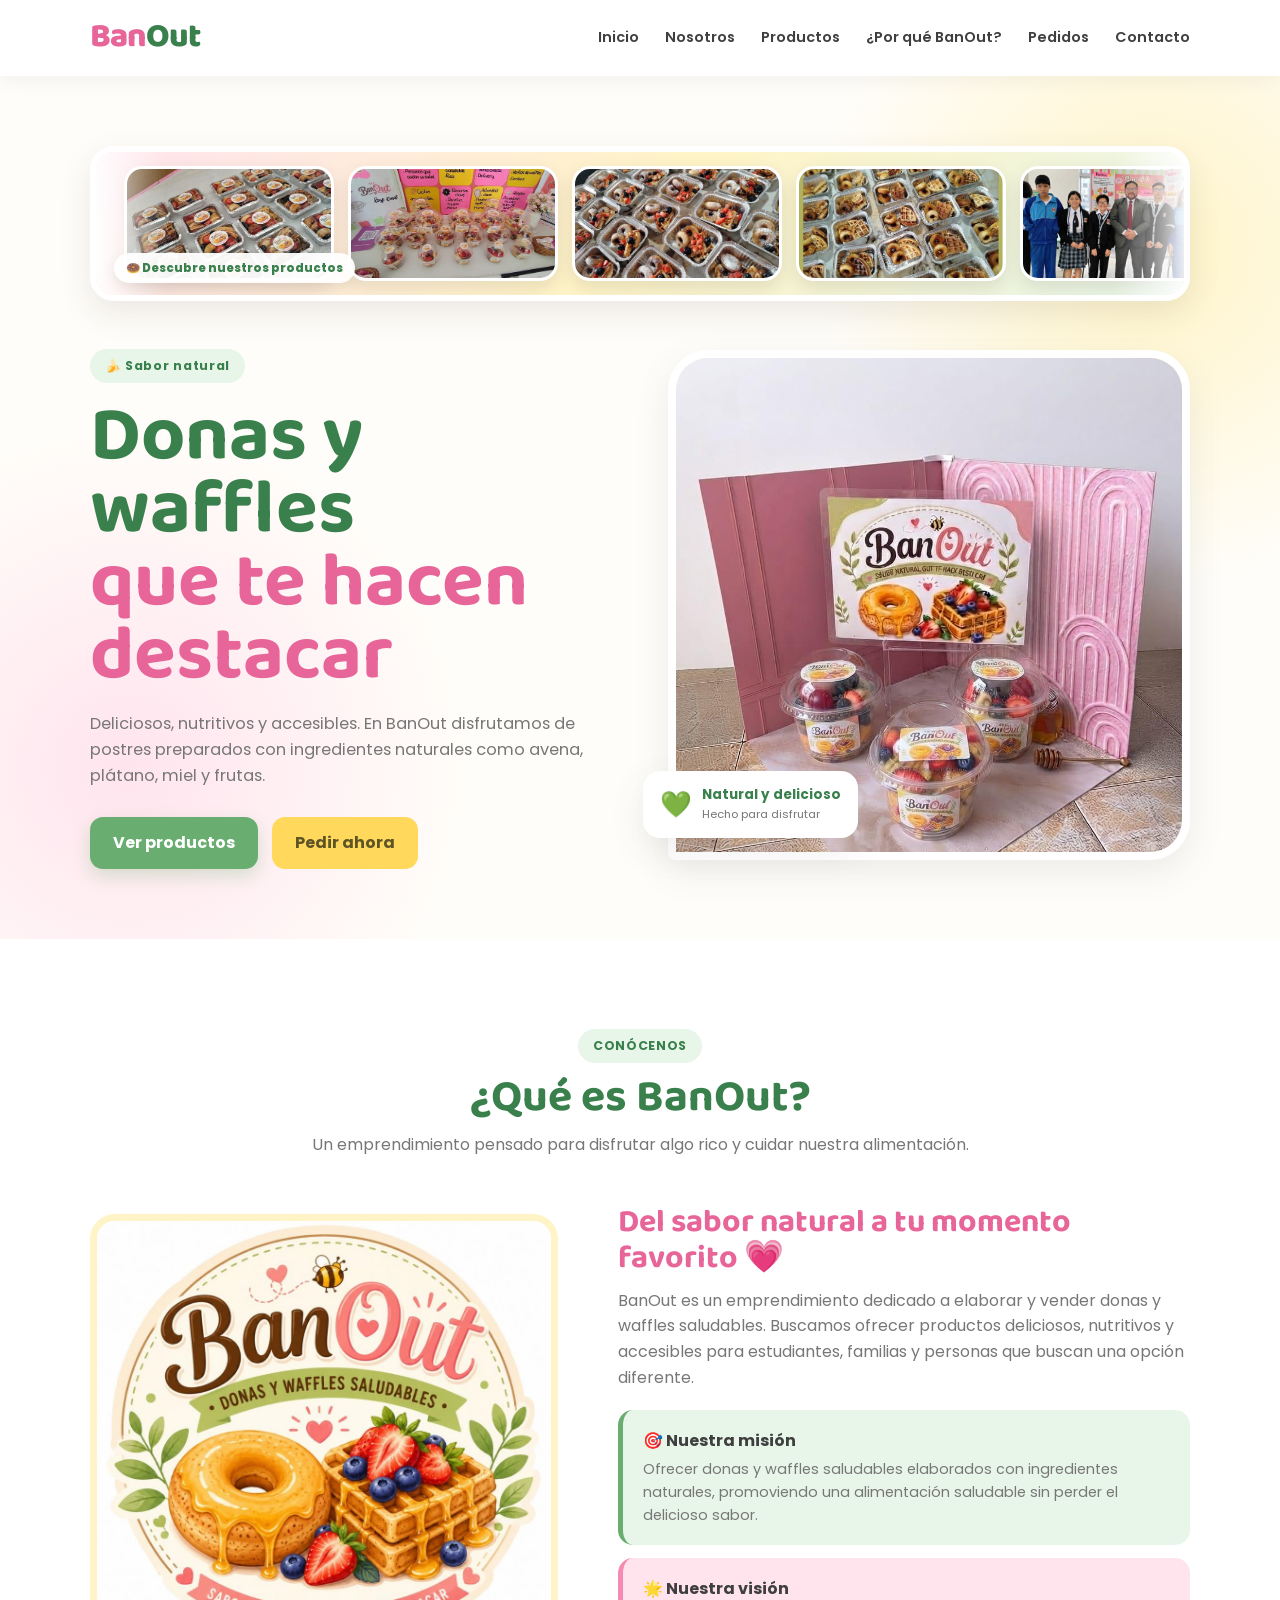
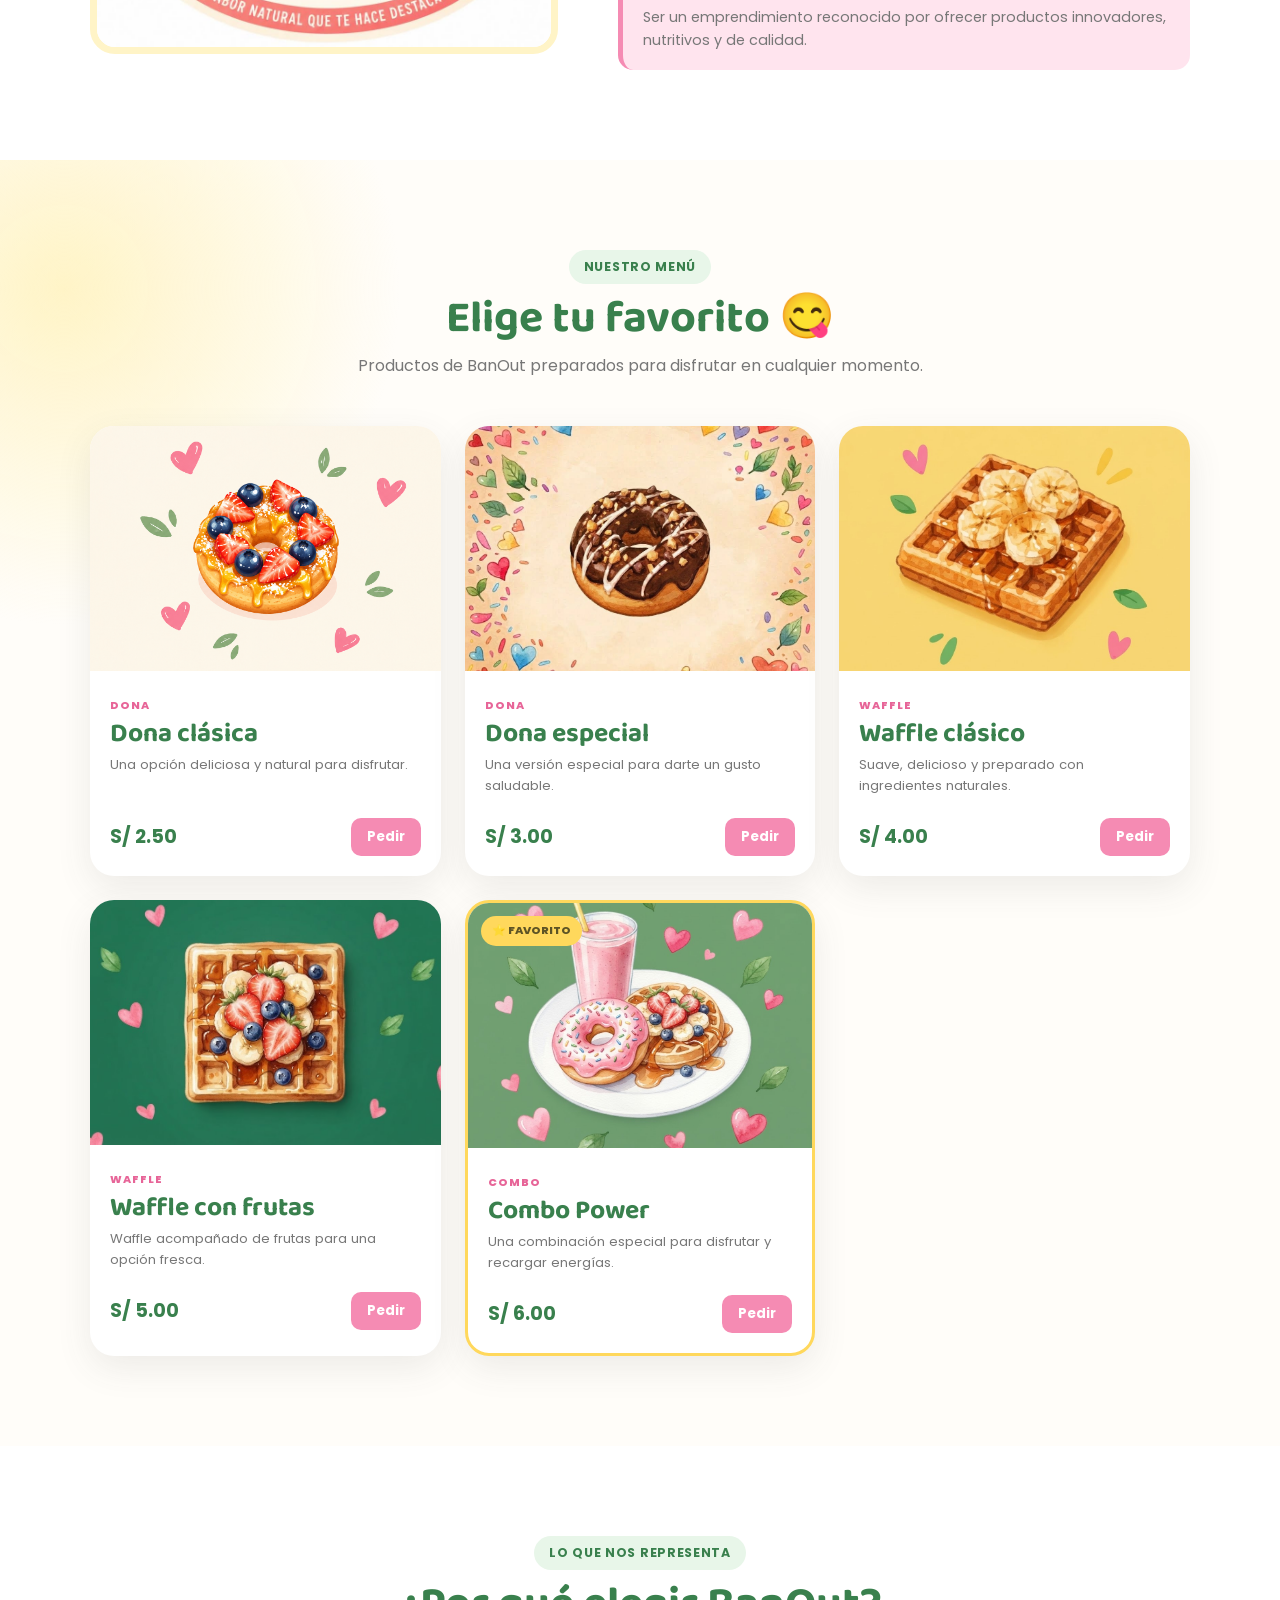
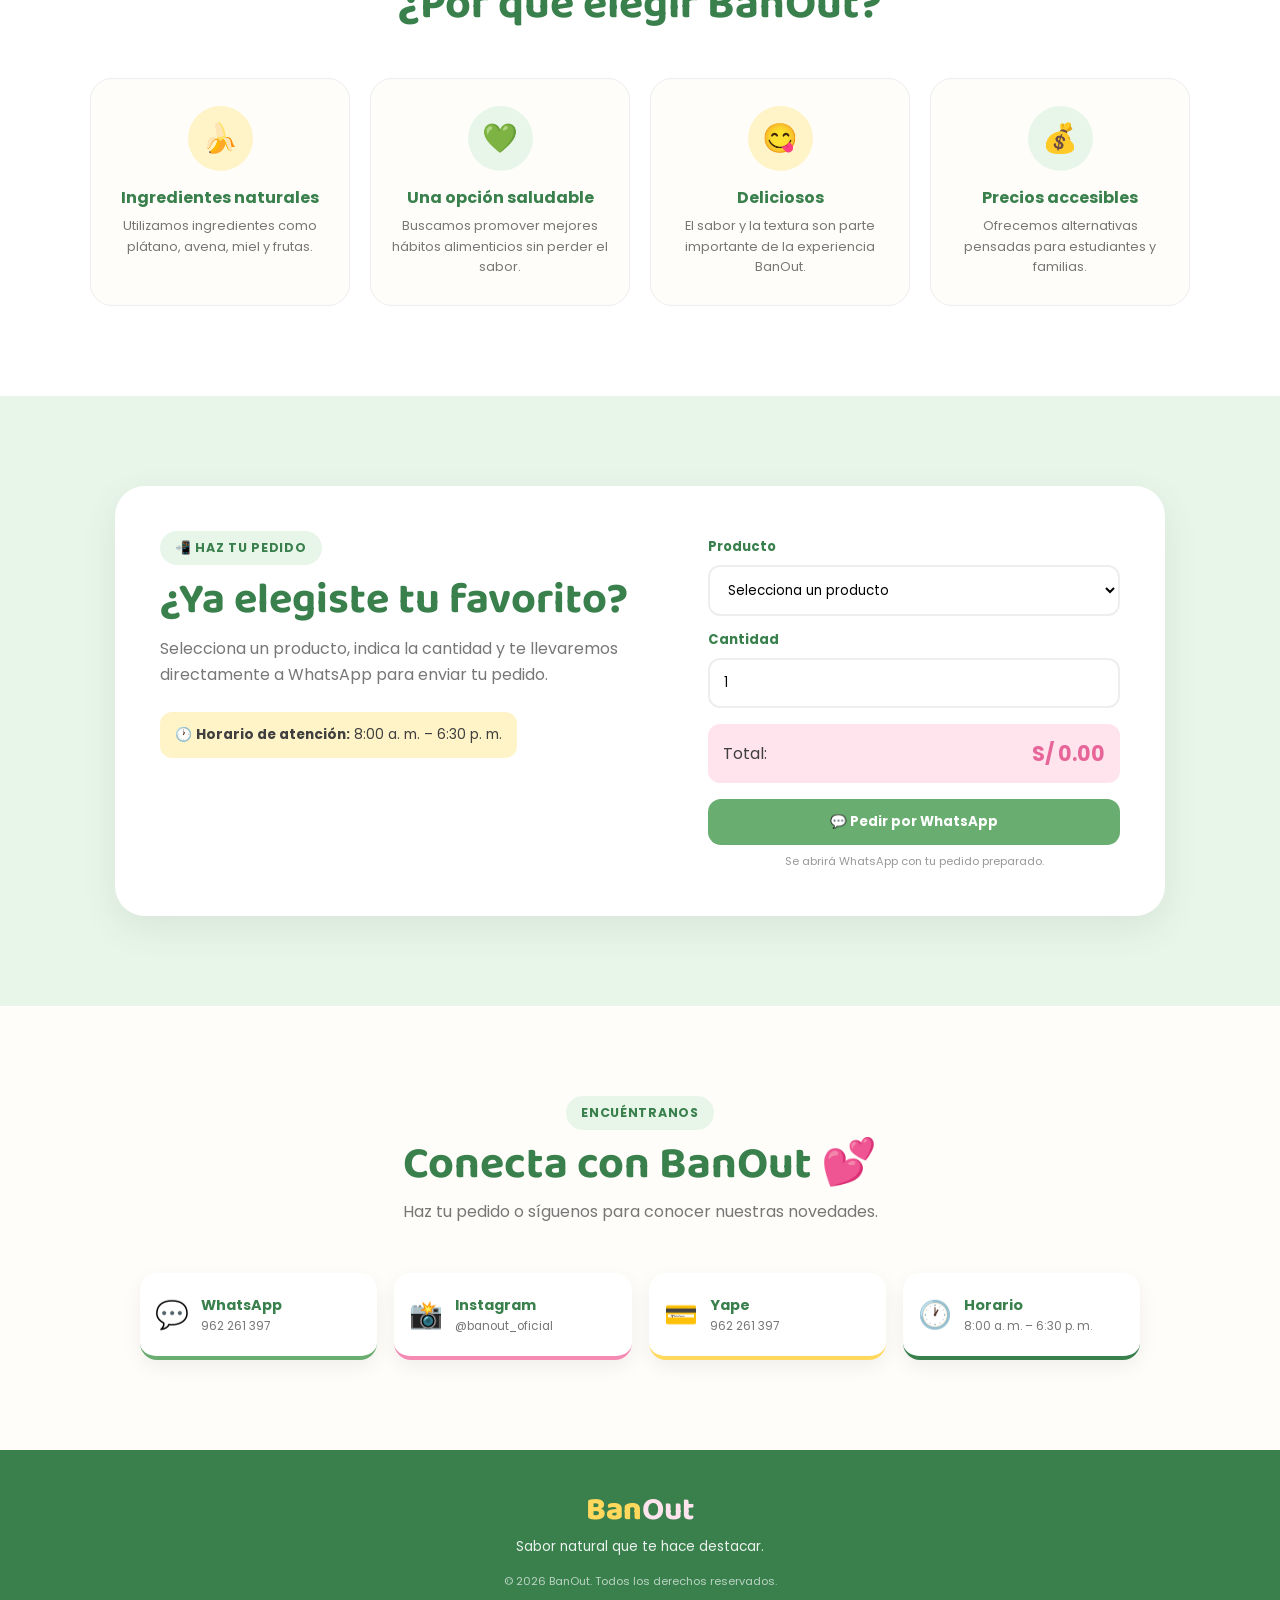
<file: index.html>
<!DOCTYPE html>
<html lang="es">
<head>
  <meta charset="UTF-8">
  <meta name="viewport" content="width=device-width, initial-scale=1.0">
  <meta name="description" content="BanOut - Donas y waffles saludables. Sabor natural que te hace destacar.">
  <title>BanOut | Donas y Waffles Saludables</title>
  <link rel="stylesheet" href="style.css">
  <link rel="preconnect" href="https://fonts.googleapis.com">
  <link rel="preconnect" href="https://fonts.gstatic.com" crossorigin>
  <link href="https://fonts.googleapis.com/css2?family=Baloo+2:wght@500;600;700;800&family=Poppins:wght@400;500;600;700&display=swap" rel="stylesheet">
</head>

<body>
  <header class="header">
    <a href="#inicio" class="logo">
      <span class="logo-b">Ban</span><span class="logo-o">Out</span>
    </a>

    <button class="menu-btn" id="menuBtn" aria-label="Abrir menú">☰</button>

    <nav class="nav" id="nav">
      <a href="#inicio">Inicio</a>
      <a href="#nosotros">Nosotros</a>
      <a href="#productos">Productos</a>
      <a href="#beneficios">¿Por qué BanOut?</a>
      <a href="#pedido">Pedidos</a>
      <a href="#contacto">Contacto</a>
    </nav>
  </header>

  <main>
    <!-- INICIO -->
    <section class="hero" id="inicio">
      <!-- BANNER SUPERIOR: collage horizontal de productos -->
      <div class="product-banner-top" aria-label="Galería de productos BanOut">
        <div class="product-track-top">
          <div class="images/integrantes-banout.jpg" alt="Banner 1"></div>
          <div class="banner-product-top"><img src="images/banner 2.jpg" alt="Banner 2"></div>
          <div class="banner-product-top"><img src="images/banner 3.jpg" alt="Banner 3"></div>
          <div class="banner-product-top"><img src="images/banner.jpg" alt="Banner 4"></div>
          <div class="banner-product-top"><img src="images/producto.jpg" alt="Banner 5"></div>

          <!-- Copia para mantener el desplazamiento continuo -->
          <div class="banner-product-top" aria-hidden="true"><img src="images/integrantes-banout.jpg" alt="Banner 1"></div>
          <div class="banner-product-top" aria-hidden="true"><img src="images/banner 2.jpg" alt="Banner 2"></div>
          <div class="banner-product-top" aria-hidden="true"><img src="images/banner 3.jpg" alt="Banner 3"></div>
          <div class="banner-product-top" aria-hidden="true"><img src="images/banner.jpg"></div>
          <div class="banner-product-top" aria-hidden="true"><img src="images/producto.jpg" alt="Banner 5"></div>
        </div>
        <div class="banner-top-text">🍩 Descubre nuestros productos</div>
      </div>

      <div class="hero-content">
      <div class="hero-text">
        <span class="tag">🍌 Sabor natural</span>
        <h1>Donas y waffles<br><span>que te hacen destacar</span></h1>
        <p>
          Deliciosos, nutritivos y accesibles. En BanOut disfrutamos de postres
          preparados con ingredientes naturales como avena, plátano, miel y frutas.
        </p>

        <div class="hero-buttons">
          <a class="btn btn-green" href="#productos">Ver productos</a>
          <a class="btn btn-yellow" href="#pedido">Pedir ahora</a>
        </div>
      </div>

      <div class="hero-image">
        <!-- FOTO PRINCIPAL: se mantiene igual que antes -->
        <img src="images/producto 3.jpg" alt="Productos BanOut">
        <div class="floating-card">
          <span>💚</span>
          <div>
            <strong>Natural y delicioso</strong>
            <small>Hecho para disfrutar</small>
          </div>
        </div>
      </div>
      </div>
    </section>

    <!-- NOSOTROS -->
    <section class="section about" id="nosotros">
      <div class="section-title">
        <span>CONÓCENOS</span>
        <h2>¿Qué es BanOut?</h2>
        <p>Un emprendimiento pensado para disfrutar algo rico y cuidar nuestra alimentación.</p>
      </div>

      <div class="about-grid">
        <div class="about-image">
          <!-- FOTO: coloca aquí una foto del equipo o del proceso -->
          <img src="images/logo banout.png" alt="Equipo BanOut">
        </div>

        <div class="about-content">
          <h3>Del sabor natural a tu momento favorito 💗</h3>
          <p>
            BanOut es un emprendimiento dedicado a elaborar y vender donas y waffles
            saludables. Buscamos ofrecer productos deliciosos, nutritivos y accesibles
            para estudiantes, familias y personas que buscan una opción diferente.
          </p>

          <div class="mission-box">
            <h4>🎯 Nuestra misión</h4>
            <p>
              Ofrecer donas y waffles saludables elaborados con ingredientes naturales,
              promoviendo una alimentación saludable sin perder el delicioso sabor.
            </p>
          </div>

          <div class="vision-box">
            <h4>🌟 Nuestra visión</h4>
            <p>
              Ser un emprendimiento reconocido por ofrecer productos innovadores,
              nutritivos y de calidad.
            </p>
          </div>
        </div>
      </div>
    </section>

    <!-- PRODUCTOS -->
    <section class="section products-section" id="productos">
      <div class="section-title">
        <span>NUESTRO MENÚ</span>
        <h2>Elige tu favorito 😋</h2>
        <p>Productos de BanOut preparados para disfrutar en cualquier momento.</p>
      </div>

      <div class="products-grid">
        <article class="product-card">
          <!-- FOTO: dona clásica -->
          <div class="product-image">
            <img src="images/Dona Clasica.jpg" alt="Dona clásica">
          </div>
          <div class="product-info">
            <span class="product-type">DONA</span>
            <h3>Dona clásica</h3>
            <p>Una opción deliciosa y natural para disfrutar.</p>
            <div class="product-bottom">
              <strong>S/ 2.50</strong>
              <button class="order-btn" data-product="Dona clásica" data-price="2.50">Pedir</button>
            </div>
          </div>
        </article>

        <article class="product-card">
          <!-- FOTO: dona especial -->
          <div class="product-image">
            <img src="images/Dona-especial.jpg" alt="Dona especial">
          </div>
          <div class="product-info">
            <span class="product-type">DONA</span>
            <h3>Dona especial</h3>
            <p>Una versión especial para darte un gusto saludable.</p>
            <div class="product-bottom">
              <strong>S/ 3.00</strong>
              <button class="order-btn" data-product="Dona especial" data-price="3.00">Pedir</button>
            </div>
          </div>
        </article>

        <article class="product-card">
          <!-- FOTO: waffle clásico -->
          <div class="product-image">
            <img src="images/Waffle-Clasico.jpg" alt="Waffle clásico">
          </div>
          <div class="product-info">
            <span class="product-type">WAFFLE</span>
            <h3>Waffle clásico</h3>
            <p>Suave, delicioso y preparado con ingredientes naturales.</p>
            <div class="product-bottom">
              <strong>S/ 4.00</strong>
              <button class="order-btn" data-product="Waffle clásico" data-price="4.00">Pedir</button>
            </div>
          </div>
        </article>

        <article class="product-card">
          <!-- FOTO: waffle con frutas -->
          <div class="product-image">
            <img src="images/Waffle-con-Frutas.jpg" alt="Waffle con frutas">
          </div>
          <div class="product-info">
            <span class="product-type">WAFFLE</span>
            <h3>Waffle con frutas</h3>
            <p>Waffle acompañado de frutas para una opción fresca.</p>
            <div class="product-bottom">
              <strong>S/ 5.00</strong>
              <button class="order-btn" data-product="Waffle con frutas" data-price="5.00">Pedir</button>
            </div>
          </div>
        </article>

        
        <article class="product-card featured">
          <!-- FOTO: combo power -->
          <div class="product-image">
            <span class="featured-label">⭐ FAVORITO</span>
            <img src="images/Combo-Power.jpg" alt="Combo Power">
          </div>
          <div class="product-info">
            <span class="product-type">COMBO</span>
            <h3>Combo Power</h3>
            <p>Una combinación especial para disfrutar y recargar energías.</p>
            <div class="product-bottom">
              <strong>S/ 6.00</strong>
              <button class="order-btn" data-product="Combo Power" data-price="6.00">Pedir</button>
            </div>
          </div>
        </article>
      </div>
    </section>

    <!-- BENEFICIOS -->
    <section class="section benefits" id="beneficios">
      <div class="section-title">
        <span>LO QUE NOS REPRESENTA</span>
        <h2>¿Por qué elegir BanOut?</h2>
      </div>

      <div class="benefits-grid">
        <div class="benefit">
          <div class="benefit-icon">🍌</div>
          <h3>Ingredientes naturales</h3>
          <p>Utilizamos ingredientes como plátano, avena, miel y frutas.</p>
        </div>

        <div class="benefit">
          <div class="benefit-icon">💚</div>
          <h3>Una opción saludable</h3>
          <p>Buscamos promover mejores hábitos alimenticios sin perder el sabor.</p>
        </div>

        <div class="benefit">
          <div class="benefit-icon">😋</div>
          <h3>Deliciosos</h3>
          <p>El sabor y la textura son parte importante de la experiencia BanOut.</p>
        </div>

        <div class="benefit">
          <div class="benefit-icon">💰</div>
          <h3>Precios accesibles</h3>
          <p>Ofrecemos alternativas pensadas para estudiantes y familias.</p>
        </div>
      </div>
    </section>

    <!-- PEDIDO -->
    <section class="section order-section" id="pedido">
      <div class="order-box">
        <div class="order-text">
          <span>📲 HAZ TU PEDIDO</span>
          <h2>¿Ya elegiste tu favorito?</h2>
          <p>
            Selecciona un producto, indica la cantidad y te llevaremos directamente
            a WhatsApp para enviar tu pedido.
          </p>
          <div class="hours">
            🕐 <strong>Horario de atención:</strong> 8:00 a. m. – 6:30 p. m.
          </div>
        </div>

        <form id="orderForm" class="order-form">
          <label for="product">Producto</label>
          <select id="product" required>
            <option value="" disabled selected>Selecciona un producto</option>
            <option value="Dona clásica" data-price="2.50">Dona clásica — S/ 2.50</option>
            <option value="Dona especial" data-price="3.00">Dona especial — S/ 3.00</option>
            <option value="Waffle clásico" data-price="4.00">Waffle clásico — S/ 4.00</option>
            <option value="Waffle con frutas" data-price="5.00">Waffle con frutas — S/ 5.00</option>
            <option value="Combo Power" data-price="6.00">Combo Power — S/ 6.00</option>
          </select>

          <label for="quantity">Cantidad</label>
          <input type="number" id="quantity" min="1" value="1" required>

          <div class="total">
            <span>Total:</span>
            <strong id="total">S/ 0.00</strong>
          </div>

          <button class="btn btn-whatsapp" type="submit">💬 Pedir por WhatsApp</button>
          <small>Se abrirá WhatsApp con tu pedido preparado.</small>
        </form>
      </div>
    </section>

    <!-- CONTACTO -->
    <section class="section contact" id="contacto">
      <div class="section-title">
        <span>ENCUÉNTRANOS</span>
        <h2>Conecta con BanOut 💕</h2>
        <p>Haz tu pedido o síguenos para conocer nuestras novedades.</p>
      </div>

      <div class="contact-grid">
        <a class="contact-card whatsapp" href="https://wa.me/51962261397" target="_blank" rel="noopener">
          <span>💬</span>
          <div>
            <h3>WhatsApp</h3>
            <p>962 261 397</p>
          </div>
        </a>

        <a class="contact-card instagram" href="https://www.instagram.com/banout_oficial/" target="_blank" rel="noopener">
          <span>📸</span>
          <div>
            <h3>Instagram</h3>
            <p>@banout_oficial</p>
          </div>
        </a>

        <div class="contact-card yape">
          <span>💳</span>
          <div>
            <h3>Yape</h3>
            <p>962 261 397</p>
          </div>
        </div>

        <div class="contact-card hours-card">
          <span>🕐</span>
          <div>
            <h3>Horario</h3>
            <p>8:00 a. m. – 6:30 p. m.</p>
          </div>
        </div>
      </div>
    </section>
  </main>

  <footer>
    <div class="footer-logo"><span>Ban</span><b>Out</b></div>
    <p>Sabor natural que te hace destacar.</p>
    <p class="copyright">© 2026 BanOut. Todos los derechos reservados.</p>
  </footer>

  <script src="script.js"></script>
</body>
</html>
</file>
<file: style.css>
:root {
  --pink: #f58bb3;
  --pink-dark: #e76598;
  --pink-light: #ffe4ee;
  --green: #69ad70;
  --green-dark: #39804d;
  --green-light: #e8f6e9;
  --yellow: #ffd85c;
  --yellow-light: #fff4c7;
  --white: #ffffff;
  --cream: #fffdf9;
  --text: #3f3f3f;
  --muted: #777;
  --shadow: 0 12px 35px rgba(75, 75, 75, 0.10);
}

* {
  margin: 0;
  padding: 0;
  box-sizing: border-box;
  scroll-behavior: smooth;
}

body {
  font-family: "Poppins", sans-serif;
  color: var(--text);
  background: var(--cream);
  line-height: 1.6;
}

a {
  text-decoration: none;
  color: inherit;
}

.header {
  height: 76px;
  padding: 0 7%;
  display: flex;
  align-items: center;
  justify-content: space-between;
  background: var(--white);
  position: sticky;
  top: 0;
  z-index: 1000;
  box-shadow: 0 3px 20px rgba(0,0,0,.06);
}

.logo {
  font-family: "Baloo 2", cursive;
  font-size: 2.1rem;
  font-weight: 800;
  letter-spacing: -1px;
}

.logo-b {
  color: var(--pink-dark);
}

.logo-o {
  color: var(--green-dark);
}

.nav {
  display: flex;
  align-items: center;
  gap: 26px;
}

.nav a {
  font-size: .9rem;
  font-weight: 600;
  transition: .25s;
}

.nav a:hover {
  color: var(--pink-dark);
}

.menu-btn {
  display: none;
  border: 0;
  background: var(--pink-light);
  color: var(--pink-dark);
  font-size: 1.5rem;
  padding: 4px 10px;
  border-radius: 10px;
  cursor: pointer;
}

/* HERO */
.hero {
  min-height: calc(100vh - 76px);
  padding: 70px 7%;
  display: grid;
  grid-template-columns: 1fr 1fr;
  gap: 55px;
  align-items: center;
  overflow: hidden;
  background:
    radial-gradient(circle at 90% 20%, var(--yellow-light), transparent 25%),
    radial-gradient(circle at 10% 80%, var(--pink-light), transparent 25%),
    var(--cream);
}

.tag,
.section-title span,
.order-text > span {
  display: inline-block;
  color: var(--green-dark);
  background: var(--green-light);
  padding: 7px 15px;
  border-radius: 50px;
  font-size: .78rem;
  font-weight: 700;
  letter-spacing: .7px;
}

.hero h1 {
  font-family: "Baloo 2", cursive;
  font-size: clamp(3rem, 6vw, 5rem);
  line-height: .95;
  margin: 18px 0;
  color: var(--green-dark);
}

.hero h1 span {
  color: var(--pink-dark);
}

.hero p {
  max-width: 570px;
  color: var(--muted);
  font-size: 1.02rem;
}

.hero-buttons {
  display: flex;
  gap: 14px;
  margin-top: 28px;
  flex-wrap: wrap;
}

.btn {
  display: inline-flex;
  align-items: center;
  justify-content: center;
  border: none;
  padding: 13px 23px;
  border-radius: 13px;
  font-family: inherit;
  font-weight: 700;
  cursor: pointer;
  transition: .25s;
}

.btn:hover,
.order-btn:hover {
  transform: translateY(-3px);
}

.btn-green {
  background: var(--green);
  color: white;
  box-shadow: 0 7px 18px rgba(105,173,112,.28);
}

.btn-yellow {
  background: var(--yellow);
  color: #5e5425;
}

.hero-image {
  position: relative;
}

.hero-image img {
  width: 100%;
  height: 510px;
  object-fit: cover;
  border-radius: 40px 40px 40px 8px;
  box-shadow: var(--shadow);
  border: 8px solid white;
}

.floating-card {
  position: absolute;
  left: -25px;
  bottom: 30px;
  display: flex;
  gap: 10px;
  align-items: center;
  background: white;
  padding: 13px 17px;
  border-radius: 17px;
  box-shadow: var(--shadow);
}

.floating-card > span {
  font-size: 1.6rem;
}

.floating-card strong,
.floating-card small {
  display: block;
}

.floating-card strong {
  color: var(--green-dark);
  font-size: .84rem;
}

.floating-card small {
  color: var(--muted);
  font-size: .7rem;
}


/* Contenido principal del inicio: el banner queda arriba y no reemplaza la foto. */
.hero-content {
  display: grid;
  grid-template-columns: 1fr 1fr;
  gap: 55px;
  align-items: center;
}

.hero {
  display: block;
}

@media (max-width: 760px) {
  .hero-content {
    grid-template-columns: 1fr;
    gap: 35px;
  }
}

/* SECTIONS */
.section {
  padding: 90px 7%;
}

.section-title {
  text-align: center;
  max-width: 700px;
  margin: 0 auto 48px;
}

.section-title h2 {
  font-family: "Baloo 2", cursive;
  color: var(--green-dark);
  font-size: 2.8rem;
  line-height: 1.1;
  margin: 10px 0;
}

.section-title p {
  color: var(--muted);
}

/* ABOUT */
.about {
  background: white;
}

.about-grid {
  max-width: 1100px;
  margin: auto;
  display: grid;
  grid-template-columns: .9fr 1.1fr;
  gap: 60px;
  align-items: center;
}

.about-image img {
  width: 100%;
  height: 440px;
  object-fit: cover;
  border-radius: 25px;
  border: 7px solid var(--yellow-light);
}

.about-content h3 {
  font-family: "Baloo 2", cursive;
  color: var(--pink-dark);
  font-size: 2rem;
  line-height: 1.1;
  margin-bottom: 12px;
}

.about-content > p {
  color: var(--muted);
  margin-bottom: 20px;
}

.mission-box,
.vision-box {
  padding: 18px 20px;
  border-radius: 15px;
  margin-top: 13px;
}

.mission-box {
  background: var(--green-light);
  border-left: 5px solid var(--green);
}

.vision-box {
  background: var(--pink-light);
  border-left: 5px solid var(--pink);
}

.mission-box h4,
.vision-box h4 {
  margin-bottom: 4px;
}

.mission-box p,
.vision-box p {
  font-size: .9rem;
  color: var(--muted);
}

/* PRODUCTS */
.products-section {
  background:
    radial-gradient(circle at 5% 10%, var(--yellow-light), transparent 20%),
    var(--cream);
}

.products-grid {
  max-width: 1200px;
  margin: auto;
  display: grid;
  grid-template-columns: repeat(3, 1fr);
  gap: 24px;
}

.product-card {
  background: white;
  border-radius: 24px;
  overflow: hidden;
  box-shadow: var(--shadow);
  transition: .3s;
}

.product-card:hover {
  transform: translateY(-7px);
  box-shadow: 0 18px 40px rgba(75,75,75,.15);
}

.product-card.featured {
  border: 3px solid var(--yellow);
}

.product-image {
  height: 245px;
  position: relative;
  overflow: hidden;
  background: var(--pink-light);
}

.product-image img {
  width: 100%;
  height: 100%;
  object-fit: cover;
  transition: .4s;
}

.product-card:hover .product-image img {
  transform: scale(1.06);
}

.featured-label {
  position: absolute;
  z-index: 2;
  top: 13px;
  left: 13px;
  background: var(--yellow);
  color: #5e5425;
  padding: 6px 11px;
  border-radius: 30px;
  font-size: .7rem;
  font-weight: 800;
}

.product-info {
  padding: 20px;
}

.product-type {
  color: var(--pink-dark);
  font-size: .68rem;
  font-weight: 800;
  letter-spacing: 1px;
}

.product-info h3 {
  color: var(--green-dark);
  font-family: "Baloo 2", cursive;
  font-size: 1.65rem;
  line-height: 1;
  margin: 4px 0 7px;
}

.product-info p {
  min-height: 47px;
  color: var(--muted);
  font-size: .82rem;
}

.product-bottom {
  margin-top: 17px;
  display: flex;
  align-items: center;
  justify-content: space-between;
}

.product-bottom strong {
  color: var(--green-dark);
  font-size: 1.2rem;
}

.order-btn {
  border: 0;
  padding: 9px 16px;
  border-radius: 10px;
  background: var(--pink);
  color: white;
  font-family: inherit;
  font-weight: 700;
  cursor: pointer;
  transition: .25s;
}

/* BENEFITS */
.benefits {
  background: white;
}

.benefits-grid {
  max-width: 1100px;
  margin: auto;
  display: grid;
  grid-template-columns: repeat(4, 1fr);
  gap: 20px;
}

.benefit {
  text-align: center;
  padding: 27px 18px;
  border-radius: 22px;
  background: var(--cream);
  border: 1px solid #eee;
}

.benefit-icon {
  width: 65px;
  height: 65px;
  display: grid;
  place-items: center;
  margin: 0 auto 14px;
  background: var(--yellow-light);
  border-radius: 50%;
  font-size: 1.8rem;
}

.benefit:nth-child(2) .benefit-icon,
.benefit:nth-child(4) .benefit-icon {
  background: var(--green-light);
}

.benefit h3 {
  color: var(--green-dark);
  font-size: 1rem;
  margin-bottom: 6px;
}

.benefit p {
  color: var(--muted);
  font-size: .8rem;
}

/* ORDER */
.order-section {
  background: var(--green-light);
}

.order-box {
  max-width: 1050px;
  margin: auto;
  background: white;
  border-radius: 30px;
  padding: 45px;
  display: grid;
  grid-template-columns: 1.1fr .9fr;
  gap: 45px;
  box-shadow: var(--shadow);
}

.order-text h2 {
  font-family: "Baloo 2", cursive;
  font-size: 2.7rem;
  color: var(--green-dark);
  line-height: 1.05;
  margin: 13px 0;
}

.order-text p {
  color: var(--muted);
  margin-bottom: 25px;
}

.hours {
  display: inline-block;
  background: var(--yellow-light);
  padding: 12px 15px;
  border-radius: 12px;
  font-size: .86rem;
}

.order-form {
  display: flex;
  flex-direction: column;
  gap: 8px;
}

.order-form label {
  color: var(--green-dark);
  font-size: .82rem;
  font-weight: 700;
  margin-top: 5px;
}

.order-form select,
.order-form input {
  width: 100%;
  padding: 13px 14px;
  border: 2px solid #eee;
  border-radius: 12px;
  outline: none;
  font-family: inherit;
  background: white;
}

.order-form select:focus,
.order-form input:focus {
  border-color: var(--pink);
}

.total {
  display: flex;
  justify-content: space-between;
  align-items: center;
  background: var(--pink-light);
  padding: 13px 15px;
  border-radius: 12px;
  margin: 8px 0;
}

.total strong {
  color: var(--pink-dark);
  font-size: 1.3rem;
}

.btn-whatsapp {
  background: var(--green);
  color: white;
  width: 100%;
}

.order-form small {
  text-align: center;
  color: #999;
  font-size: .7rem;
}

/* CONTACT */
.contact {
  background: var(--cream);
}

.contact-grid {
  max-width: 1000px;
  margin: auto;
  display: grid;
  grid-template-columns: repeat(4, 1fr);
  gap: 17px;
}

.contact-card {
  display: flex;
  align-items: center;
  gap: 12px;
  padding: 20px 15px;
  border-radius: 17px;
  background: white;
  box-shadow: 0 7px 20px rgba(0,0,0,.06);
  transition: .25s;
}

.contact-card:hover {
  transform: translateY(-4px);
}

.contact-card > span {
  font-size: 1.7rem;
}

.contact-card h3 {
  font-size: .9rem;
  color: var(--green-dark);
}

.contact-card p {
  font-size: .74rem;
  color: var(--muted);
}

.whatsapp {
  border-bottom: 4px solid var(--green);
}

.instagram {
  border-bottom: 4px solid var(--pink);
}

.yape {
  border-bottom: 4px solid var(--yellow);
}

.hours-card {
  border-bottom: 4px solid var(--green-dark);
}

/* FOOTER */
footer {
  background: var(--green-dark);
  color: white;
  text-align: center;
  padding: 35px 20px;
}

.footer-logo {
  font-family: "Baloo 2", cursive;
  font-size: 2rem;
  font-weight: 800;
}

.footer-logo span {
  color: var(--yellow);
}

.footer-logo b {
  color: var(--pink-light);
}

footer p {
  font-size: .85rem;
  opacity: .9;
}

footer .copyright {
  margin-top: 15px;
  opacity: .65;
  font-size: .7rem;
}

/* RESPONSIVE */
@media (max-width: 950px) {
  .nav {
    gap: 14px;
  }

  .nav a {
    font-size: .78rem;
  }

  .products-grid {
    grid-template-columns: repeat(2, 1fr);
  }

  .benefits-grid,
  .contact-grid {
    grid-template-columns: repeat(2, 1fr);
  }
}

@media (max-width: 760px) {
  .header {
    padding: 0 5%;
  }

  .menu-btn {
    display: block;
  }

  .nav {
    display: none;
    position: absolute;
    top: 76px;
    left: 0;
    width: 100%;
    padding: 20px 7%;
    flex-direction: column;
    align-items: flex-start;
    background: white;
    box-shadow: 0 10px 20px rgba(0,0,0,.07);
  }

  .nav.active {
    display: flex;
  }

  .hero {
    grid-template-columns: 1fr;
    padding-top: 50px;
  }

  .hero-image img {
    height: 380px;
  }

  .about-grid,
  .order-box {
    grid-template-columns: 1fr;
  }

  .about-image img {
    height: 350px;
  }

  .products-grid {
    grid-template-columns: 1fr;
    max-width: 480px;
  }

  .benefits-grid,
  .contact-grid {
    grid-template-columns: 1fr 1fr;
  }

  .order-box {
    padding: 30px 22px;
  }
}

@media (max-width: 500px) {
  .section {
    padding: 65px 5%;
  }

  .hero {
    padding-left: 5%;
    padding-right: 5%;
  }

  .hero h1 {
    font-size: 3rem;
  }

  .section-title h2 {
    font-size: 2.3rem;
  }

  .benefits-grid,
  .contact-grid {
    grid-template-columns: 1fr;
  }

  .floating-card {
    left: 10px;
  }
}

/* ==============================
   BANNER SUPERIOR DE PRODUCTOS - INICIO
   Collage horizontal, pequeño y de desplazamiento lento.
   ============================== */
.product-banner-top {
  position: relative;
  width: 100%;
  max-width: 1180px;
  height: 155px;
  margin: 0 auto 48px;
  overflow: hidden;
  border-radius: 24px;
  background: linear-gradient(135deg, var(--pink-light), var(--yellow-light), var(--green-light));
  border: 6px solid #fff;
  box-shadow: 0 12px 32px rgba(60, 50, 45, .10);
}

.product-banner-top::before,
.product-banner-top::after {
  content: "";
  position: absolute;
  z-index: 3;
  top: 0;
  bottom: 0;
  width: 70px;
  pointer-events: none;
}

.product-banner-top::before {
  left: 0;
  background: linear-gradient(to right, rgba(255,255,255,.92), transparent);
}

.product-banner-top::after {
  right: 0;
  background: linear-gradient(to left, rgba(255,255,255,.92), transparent);
}

.product-track-top {
  display: flex;
  width: max-content;
  height: 100%;
  align-items: center;
  gap: 14px;
  padding: 14px;
  animation: banoutTopSlide 34s linear infinite;
}

.banner-product-top {
  flex: 0 0 210px;
  height: 115px;
  overflow: hidden;
  border-radius: 18px;
  background: #fff;
  border: 3px solid rgba(255,255,255,.95);
  box-shadow: 0 7px 18px rgba(60,50,45,.12);
}

.banner-product-top img {
  display: block;
  width: 100%;
  height: 100%;
  object-fit: cover;
  object-position: center;
}

.product-banner-top:hover .product-track-top {
  animation-play-state: paused;
}

.banner-top-text {
  position: absolute;
  z-index: 4;
  left: 18px;
  bottom: 12px;
  padding: 6px 12px;
  border-radius: 999px;
  background: rgba(255,255,255,.94);
  color: var(--green-dark);
  font-size: .72rem;
  font-weight: 800;
  box-shadow: 0 5px 14px rgba(60,50,45,.10);
}

@keyframes banoutTopSlide {
  from { transform: translateX(-50%); }
  to { transform: translateX(0); }
}

@media (prefers-reduced-motion: reduce) {
  .product-track-top { animation: none; }
}

@media (max-width: 760px) {
  .product-banner-top {
    height: 125px;
    margin-bottom: 35px;
    border-radius: 20px;
  }

  .banner-product-top {
    flex-basis: 170px;
    height: 88px;
    border-radius: 14px;
  }

  .product-track-top {
    gap: 10px;
    padding: 12px;
    animation-duration: 30s;
  }

  .banner-top-text {
    left: 12px;
    bottom: 8px;
    font-size: .65rem;
  }
}

@media (max-width: 500px) {
  .product-banner-top {
    height: 108px;
    margin-bottom: 28px;
    border-width: 4px;
  }

  .banner-product-top {
    flex-basis: 145px;
    height: 76px;
  }

  .product-track-top {
    animation-duration: 27s;
  }
}
</file>
